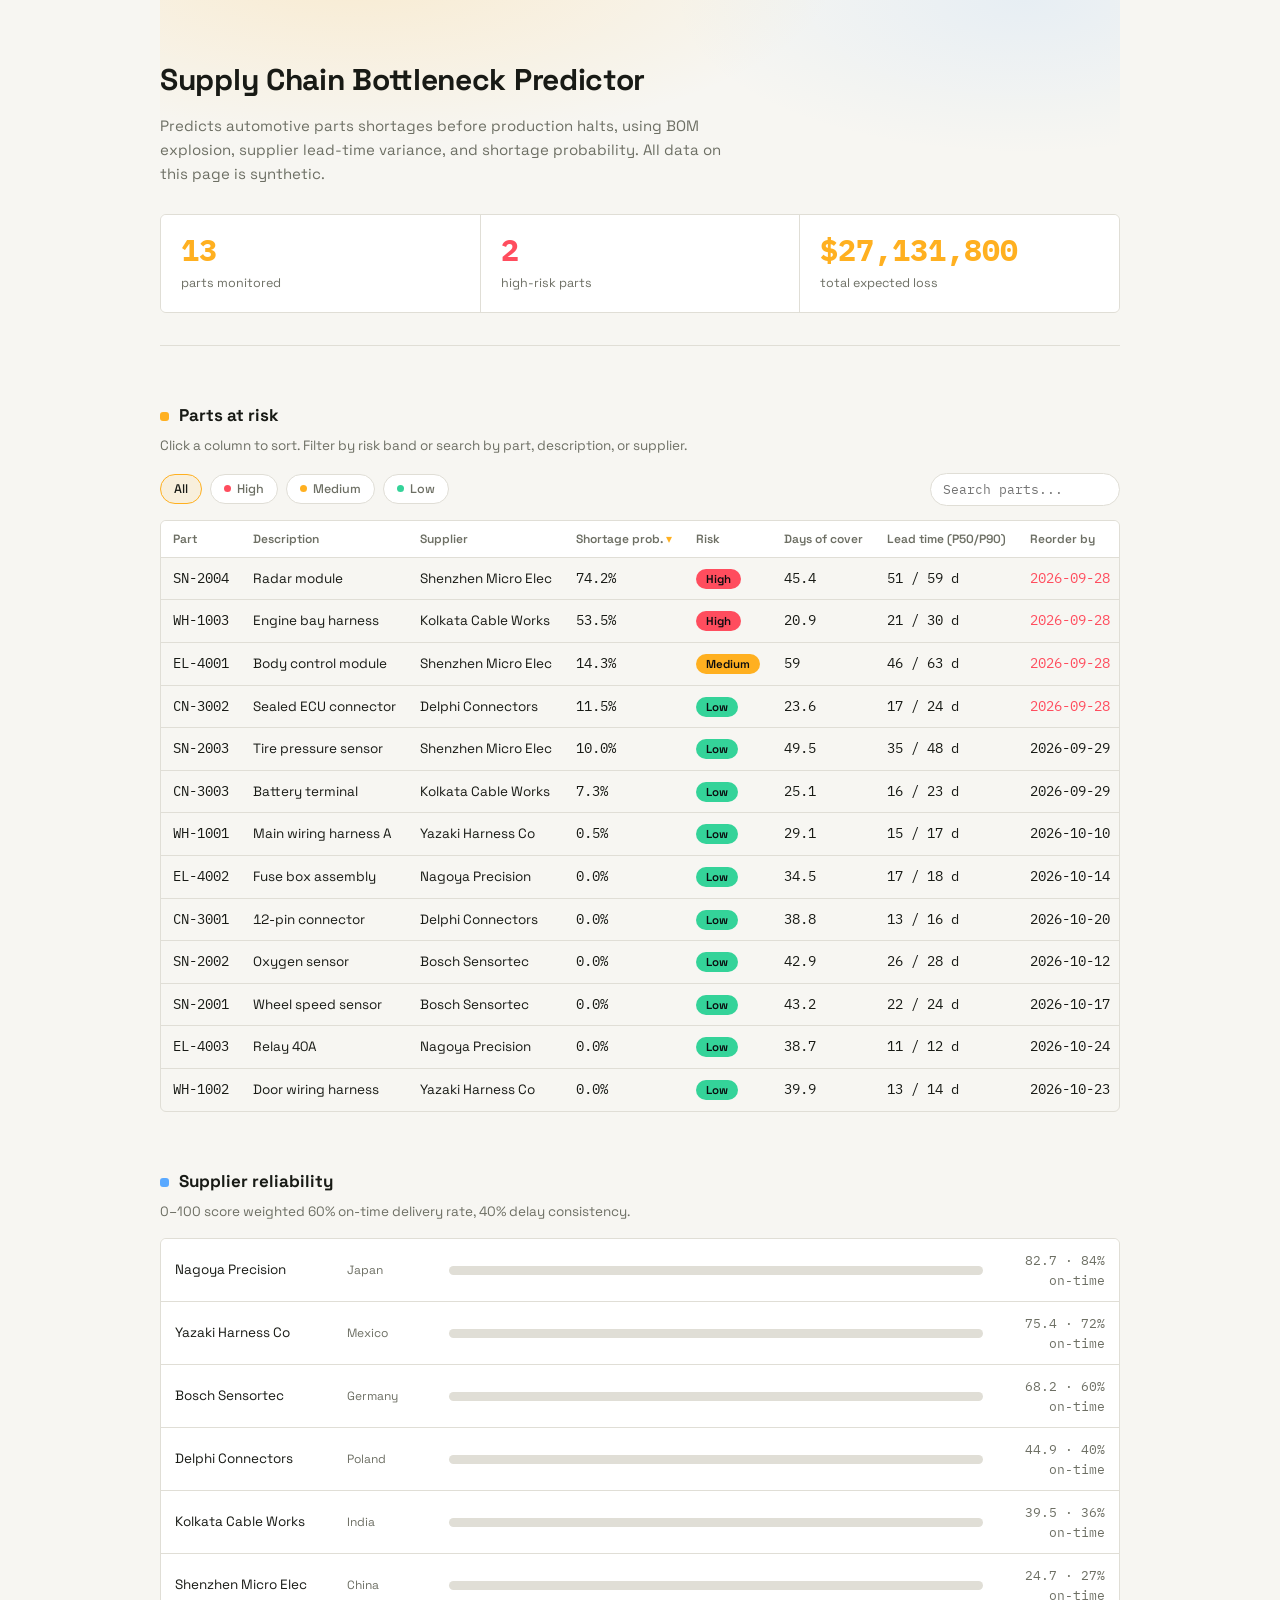
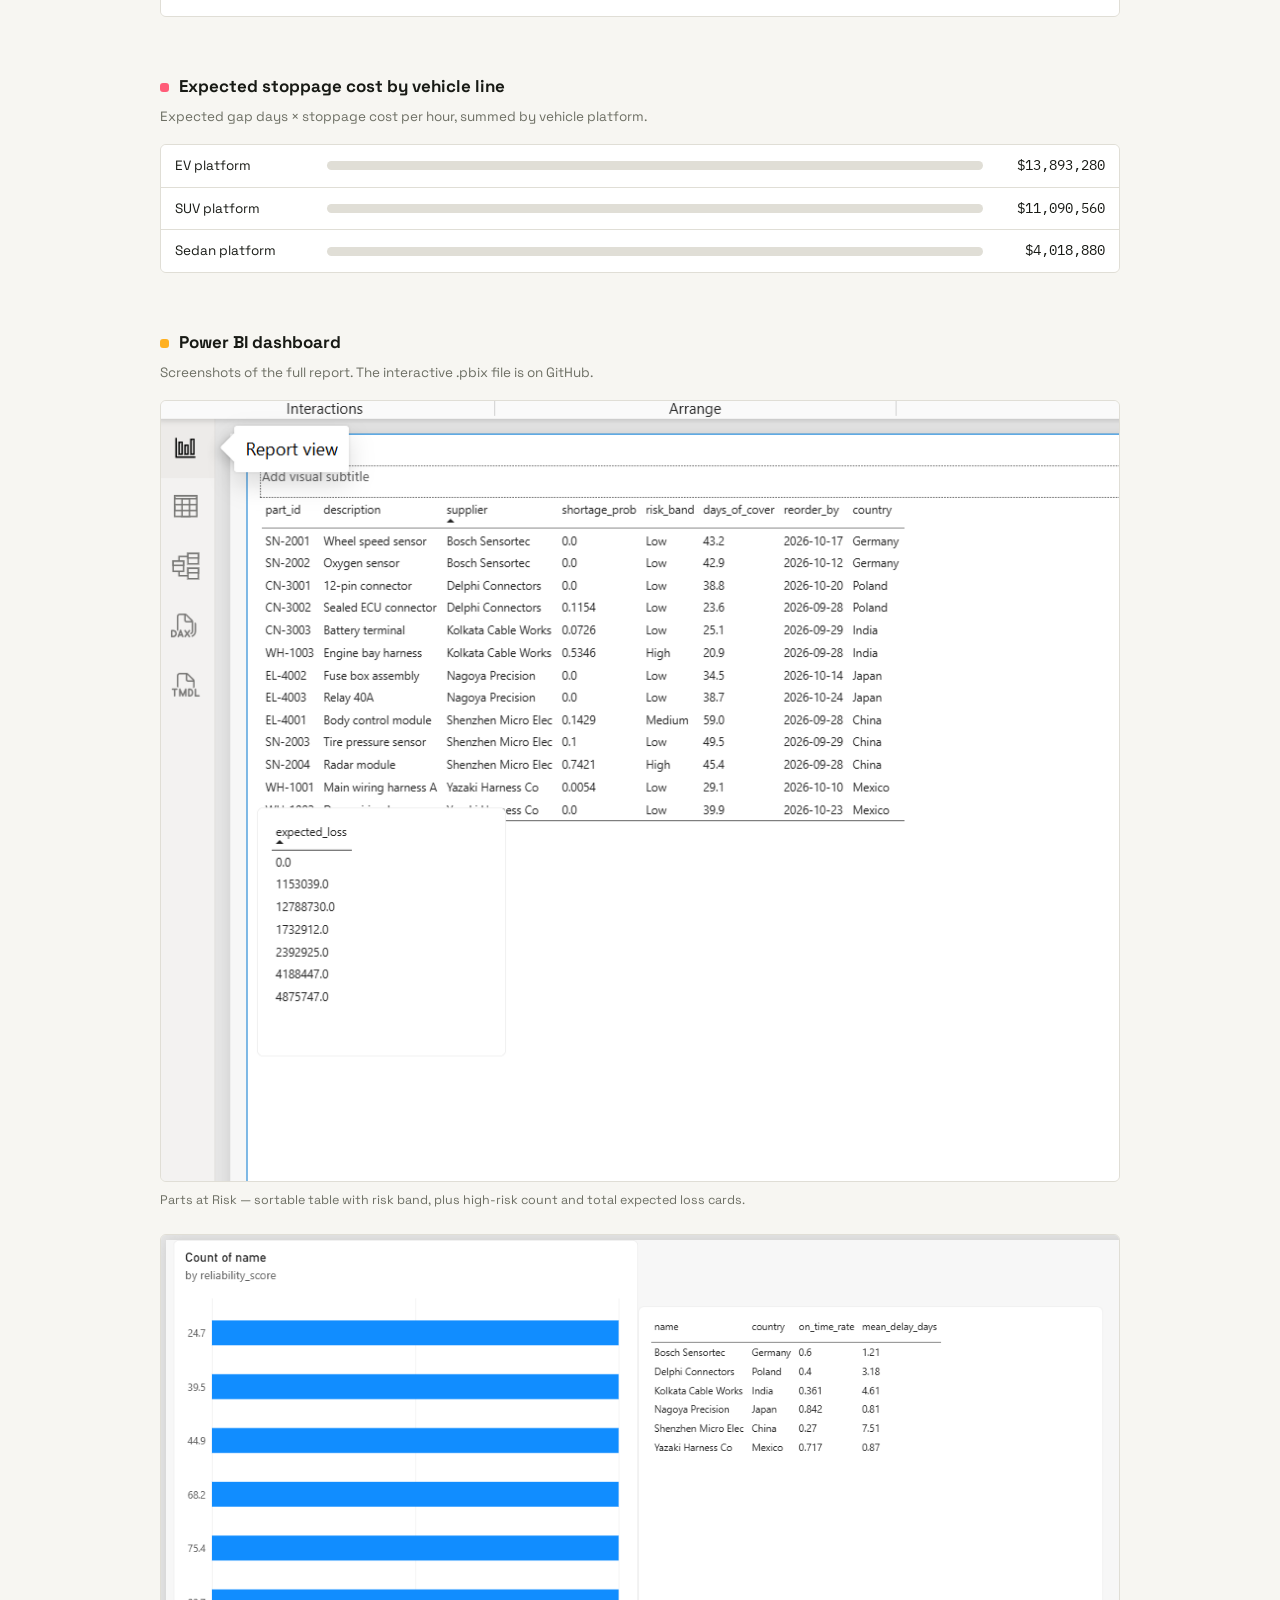
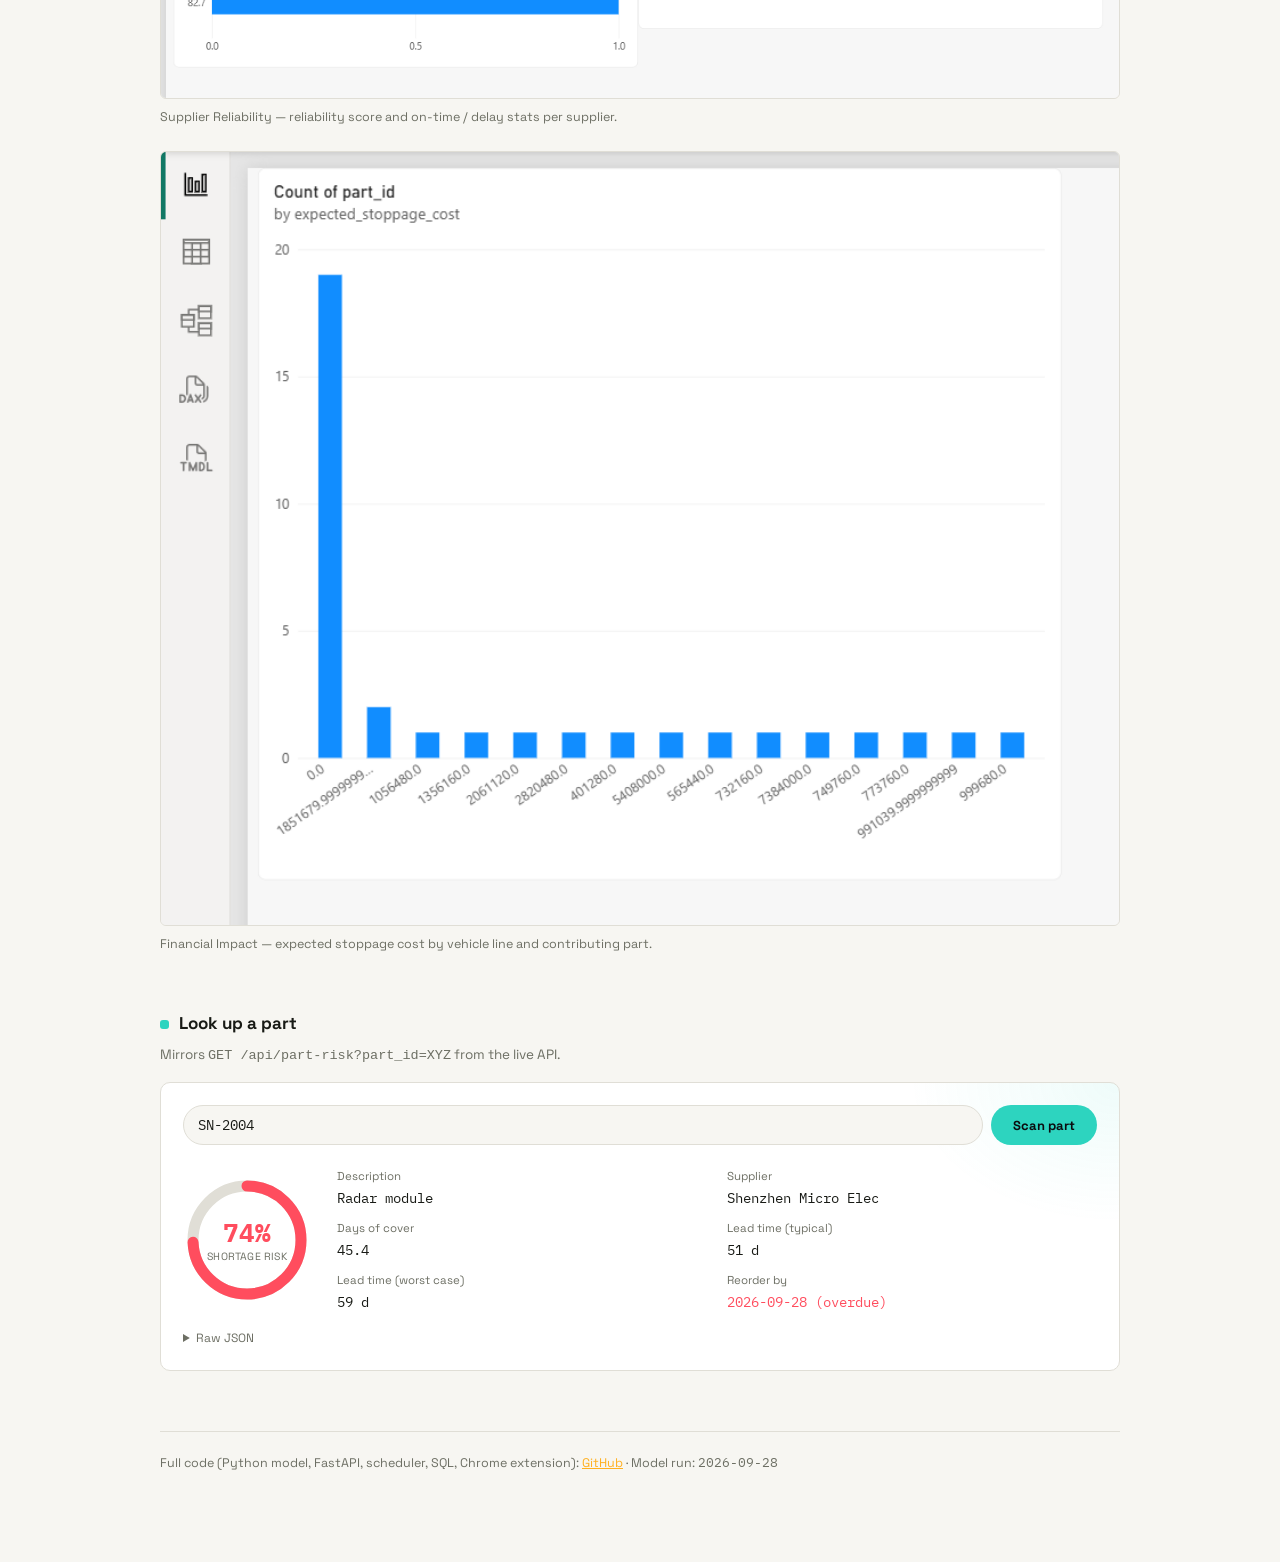
<file: demo-site/index.html>
<!doctype html>
<html lang="en"><head><meta charset="utf-8">
<meta name="viewport" content="width=device-width, initial-scale=1">
<title>Supply Chain Bottleneck Predictor</title>
<link rel="preconnect" href="https://fonts.gstatic.com" crossorigin>
<link href="https://fonts.googleapis.com/css2?family=Space+Grotesk:wght@500;700&family=IBM+Plex+Mono:wght@400;500;600&display=swap" rel="stylesheet">
<style>
:root{
  --bg:#101216; --panel:#171b22; --line:#282e38; --fg:#eef0f3; --mut:#8b93a1;
  --amber:#ffb020; --blue:#5aa9ff; --rose:#ff5c78; --cyan:#2dd4bf;
  --hi:#ff4d5e; --med:#ffb020; --lo:#34d399;
  --sans:'Space Grotesk',system-ui,Arial,sans-serif; --mono:'IBM Plex Mono',ui-monospace,Consolas,monospace;
}
@media (prefers-color-scheme:light){
  :root{ --bg:#f7f6f2; --panel:#fff; --line:#e0ded6; --fg:#181a15; --mut:#6d6f64; }
}
*{box-sizing:border-box}
body{margin:0;background:var(--bg);color:var(--fg);font:15px/1.6 var(--sans);
  padding-top:env(safe-area-inset-top,0px);padding-bottom:env(safe-area-inset-bottom,0px)}
main{max-width:1000px;margin:0 auto;padding:0 20px 90px}
a{color:var(--amber)}
:focus-visible{outline:2px solid var(--amber);outline-offset:2px}
@media (prefers-reduced-motion:reduce){*{transition:none!important;animation:none!important}}

.reveal{opacity:0;transform:translateY(10px);transition:opacity .5s ease,transform .5s ease}
.reveal.show{opacity:1;transform:none}

header.top{padding:56px 0 32px;background:radial-gradient(ellipse 700px 260px at 20% -10%,rgba(255,176,32,.16),transparent 70%),
  radial-gradient(ellipse 500px 220px at 90% 0%,rgba(90,169,255,.10),transparent 70%);border-bottom:1px solid var(--line)}
h1{font-size:30px;margin:0 0 10px;letter-spacing:-0.01em}
header.top p{color:var(--mut);max-width:58ch;margin:0}

.stats{display:flex;gap:0;border:1px solid var(--line);margin-top:28px;border-radius:6px;overflow:hidden}
.stat{flex:1;padding:18px 20px;border-right:1px solid var(--line);background:var(--panel)}
.stat:last-child{border-right:none}
.stat b{display:block;font:700 30px/1.1 var(--mono);margin-bottom:4px;color:var(--amber)}
.stat.warn b{color:var(--hi)}
.stat span{color:var(--mut);font-size:12.5px}

section{margin-top:56px}
.sec-head{display:flex;align-items:baseline;gap:10px;margin-bottom:4px}
.sec-dot{width:9px;height:9px;border-radius:3px;flex-shrink:0}
.sec-dot.amber{background:var(--amber)}.sec-dot.blue{background:var(--blue)}
.sec-dot.rose{background:var(--rose)}.sec-dot.cyan{background:var(--cyan)}
h2{font-size:17px;margin:0;font-weight:700}
.lede{color:var(--mut);font-size:13.5px;margin:6px 0 16px}

.controls{display:flex;flex-wrap:wrap;gap:8px;align-items:center;margin-bottom:14px}
.chip{font:500 12.5px var(--sans);padding:6px 13px;border:1px solid var(--line);background:var(--panel);color:var(--mut);
  border-radius:20px;cursor:pointer;transition:border-color .15s,color .15s}
.chip[aria-pressed="true"]{border-color:var(--amber);color:var(--fg);background:rgba(255,176,32,.1)}
.chip.dot::before{content:"";display:inline-block;width:7px;height:7px;border-radius:50%;margin-right:6px;vertical-align:1px}
.chip.High.dot::before{background:var(--hi)}.chip.Medium.dot::before{background:var(--med)}.chip.Low.dot::before{background:var(--lo)}
.search{margin-left:auto;font:13px var(--mono);padding:7px 12px;border:1px solid var(--line);background:var(--panel);
  color:var(--fg);border-radius:20px;min-width:190px}

.wrap{overflow-x:auto;border:1px solid var(--line);border-radius:6px}
table{width:100%;border-collapse:collapse;font-size:13.5px}
th,td{text-align:left;padding:10px 12px;white-space:nowrap;font-variant-numeric:tabular-nums}
th{color:var(--mut);font:600 12px var(--sans);border-bottom:1px solid var(--line);cursor:pointer;user-select:none;background:var(--panel)}
th:hover{color:var(--fg)}
th.sorted::after{content:" ▾";color:var(--amber)}
th.sorted.asc::after{content:" ▴"}
tbody tr{border-bottom:1px solid var(--line);transition:background .15s}
tbody tr:last-child{border-bottom:none}
tbody tr:hover{background:var(--panel)}
.mono{font-family:var(--mono)}
.pill{display:inline-flex;align-items:center;gap:6px;font:600 11.5px var(--sans);padding:3px 10px;border-radius:20px;color:#0b0c0f}
.pill.High{background:var(--hi);animation:pulse 2.2s ease-in-out infinite}
.pill.Medium{background:var(--med)}
.pill.Low{background:var(--lo)}
@keyframes pulse{0%,100%{box-shadow:0 0 0 0 rgba(255,77,94,.5)}50%{box-shadow:0 0 0 5px rgba(255,77,94,0)}}
.overdue{color:var(--hi)}

.bars{border:1px solid var(--line);border-radius:6px;overflow:hidden}
.barrow{display:flex;align-items:center;gap:12px;padding:11px 14px;border-bottom:1px solid var(--line);font-size:13.5px;background:var(--panel)}
.barrow:last-child{border-bottom:none}
.barrow .name{width:160px;flex-shrink:0}
.barrow .country{width:90px;flex-shrink:0;color:var(--mut);font-size:12px}
.barrow .track{flex:1;height:9px;background:var(--line);border-radius:5px;overflow:hidden}
.barrow .fill{height:100%;width:0;border-radius:5px;background:linear-gradient(90deg,var(--blue),#8fc4ff);transition:width 1s cubic-bezier(.2,.8,.2,1)}
.barrow .val{width:110px;text-align:right;font-family:var(--mono);color:var(--mut);font-size:12.5px}

.finrow{display:flex;align-items:center;gap:12px;padding:10px 14px;border-bottom:1px solid var(--line);font-size:13.5px;background:var(--panel)}
.finrow:last-child{border-bottom:none}
.finrow .name{width:140px;flex-shrink:0}
.finrow .track{flex:1;height:9px;background:var(--line);border-radius:5px;overflow:hidden}
.finrow .fill{height:100%;width:0;border-radius:5px;background:linear-gradient(90deg,var(--rose),#ff8fa3);transition:width 1s cubic-bezier(.2,.8,.2,1)}
.finrow .val{width:110px;text-align:right;font-family:var(--mono)}

.dash-img{width:100%;display:block;border:1px solid var(--line);border-radius:6px}
.dash-caption{margin:8px 0 24px;font-size:12.5px;color:var(--mut)}

.lookup{border:1px solid var(--line);border-radius:10px;padding:22px;background:var(--panel);
  background-image:radial-gradient(ellipse 300px 200px at 100% 0%,rgba(45,212,191,.08),transparent 70%)}
.lookup-row{display:flex;gap:8px;flex-wrap:wrap}
input#pid{flex:1;min-width:160px;font:14px var(--mono);padding:10px 14px;border:1px solid var(--line);
  background:var(--bg);color:var(--fg);border-radius:20px}
button#go{font:700 13px var(--sans);padding:10px 22px;border:0;border-radius:20px;
  background:var(--cyan);color:#0b0c0f;cursor:pointer;transition:filter .15s,transform .15s}
button#go:hover{filter:brightness(1.1)}
button#go:active{transform:scale(.97)}

.scan{display:none;gap:26px;align-items:center;margin-top:22px;flex-wrap:wrap}
.scan.show{display:flex}
.gauge-wrap{position:relative;width:128px;height:128px;flex-shrink:0}
.gauge{width:128px;height:128px;transform:rotate(-90deg)}
.gauge .track{fill:none;stroke:var(--line);stroke-width:11}
.gauge .fill{fill:none;stroke-width:11;stroke-linecap:round;stroke-dasharray:339.3;stroke-dashoffset:339.3;
  transition:stroke-dashoffset .8s cubic-bezier(.2,.8,.2,1),stroke .3s}
.gauge-label{position:absolute;inset:0;display:flex;flex-direction:column;align-items:center;justify-content:center}
.gauge-label b{font:700 26px var(--mono)}
.gauge-label span{font-size:10.5px;color:var(--mut);letter-spacing:.02em}
.scan-details{flex:1;min-width:220px;display:grid;grid-template-columns:1fr 1fr;gap:10px 20px}
.scan-details .k{color:var(--mut);font-size:11.5px;margin-bottom:2px}
.scan-details .v{font-family:var(--mono);font-size:13.5px}
.scan-details .v.full{grid-column:1/-1}
.scan-empty{color:var(--mut);font-size:13px;margin-top:14px}
details.raw{margin-top:16px}
details.raw summary{cursor:pointer;color:var(--mut);font-size:12px;user-select:none}
details.raw pre{margin-top:8px;background:var(--bg);border:1px solid var(--line);border-radius:6px;
  padding:12px;overflow-x:auto;font:12px/1.6 var(--mono)}

footer{margin-top:60px;padding-top:20px;border-top:1px solid var(--line);color:var(--mut);font-size:12.5px}
</style></head>
<body><main>

<header class="top reveal">
  <h1>Supply Chain Bottleneck Predictor</h1>
  <p>Predicts automotive parts shortages before production halts, using BOM explosion, supplier lead-time variance, and shortage probability. All data on this page is synthetic.</p>
  <div class="stats" id="kpis"></div>
</header>

<section class="reveal" id="parts-section">
  <div class="sec-head"><span class="sec-dot amber"></span><h2>Parts at risk</h2></div>
  <p class="lede">Click a column to sort. Filter by risk band or search by part, description, or supplier.</p>
  <div class="controls">
    <button class="chip" data-band="all" aria-pressed="true">All</button>
    <button class="chip dot High" data-band="High" aria-pressed="false">High</button>
    <button class="chip dot Medium" data-band="Medium" aria-pressed="false">Medium</button>
    <button class="chip dot Low" data-band="Low" aria-pressed="false">Low</button>
    <input class="search" id="search" type="text" placeholder="Search parts..." aria-label="Search parts">
  </div>
  <div class="wrap"><table id="parts">
    <thead><tr>
      <th data-key="part_id">Part</th><th data-key="description">Description</th><th data-key="supplier">Supplier</th>
      <th data-key="shortage_prob" class="sorted">Shortage prob.</th><th data-key="risk_band">Risk</th>
      <th data-key="days_of_cover">Days of cover</th><th>Lead time (P50/P90)</th><th data-key="reorder_by">Reorder by</th>
    </tr></thead>
    <tbody></tbody>
  </table></div>
</section>

<section class="reveal">
  <div class="sec-head"><span class="sec-dot blue"></span><h2>Supplier reliability</h2></div>
  <p class="lede">0–100 score weighted 60% on-time delivery rate, 40% delay consistency.</p>
  <div class="bars" id="sups"></div>
</section>

<section class="reveal">
  <div class="sec-head"><span class="sec-dot rose"></span><h2>Expected stoppage cost by vehicle line</h2></div>
  <p class="lede">Expected gap days × stoppage cost per hour, summed by vehicle platform.</p>
  <div class="bars" id="lines"></div>
</section>

<section class="reveal">
  <div class="sec-head"><span class="sec-dot amber"></span><h2>Power BI dashboard</h2></div>
  <p class="lede">Screenshots of the full report. The interactive .pbix file is on GitHub.</p>
  <img class="dash-img" src="screenshots/parts-at-risk.png" alt="Power BI: Parts at Risk page, showing shortage probability and risk band per part">
  <p class="dash-caption">Parts at Risk — sortable table with risk band, plus high-risk count and total expected loss cards.</p>
  <img class="dash-img" src="screenshots/suppliers.png" alt="Power BI: Supplier Reliability page, showing reliability score by supplier">
  <p class="dash-caption">Supplier Reliability — reliability score and on-time / delay stats per supplier.</p>
  <img class="dash-img" src="screenshots/financial-impact.png" alt="Power BI: Financial Impact page, showing expected stoppage cost by vehicle line">
  <p class="dash-caption">Financial Impact — expected stoppage cost by vehicle line and contributing part.</p>
</section>

<section class="reveal">
  <div class="sec-head"><span class="sec-dot cyan"></span><h2>Look up a part</h2></div>
  <p class="lede">Mirrors <code>GET /api/part-risk?part_id=XYZ</code> from the live API.</p>
  <div class="lookup">
    <div class="lookup-row">
      <input id="pid" type="text" list="part-ids" value="SN-2004" autocomplete="off" aria-label="Part ID">
      <datalist id="part-ids"></datalist>
      <button id="go" type="button">Scan part</button>
    </div>
    <p class="scan-empty" id="scanEmpty"></p>
    <div class="scan" id="scan">
      <div class="gauge-wrap">
        <svg class="gauge" viewBox="0 0 128 128">
          <circle class="track" cx="64" cy="64" r="54"/>
          <circle class="fill" id="gaugeFill" cx="64" cy="64" r="54"/>
        </svg>
        <div class="gauge-label"><b id="gaugePct">—</b><span>SHORTAGE RISK</span></div>
      </div>
      <div class="scan-details" id="scanDetails"></div>
    </div>
    <details class="raw"><summary>Raw JSON</summary><pre id="out"></pre></details>
  </div>
</section>

<footer>Full code (Python model, FastAPI, scheduler, SQL, Chrome extension): <a href="https://github.com/luvrajora/supply-chain-risk-predictor">GitHub</a> · Model run: <span id="rd" class="mono"></span></footer>
</main>
<script>
const D = {"run_date": "2026-09-28", "parts": [{"part_id": "SN-2004", "description": "Radar module", "supplier": "Shenzhen Micro Elec", "shortage_prob": 0.742, "risk_band": "High", "days_of_cover": 45.4, "lead_p50": 51.0, "lead_p90": 58.6, "reorder_by": "2026-09-28", "expected_loss": 12788730.0}, {"part_id": "WH-1003", "description": "Engine bay harness", "supplier": "Kolkata Cable Works", "shortage_prob": 0.535, "risk_band": "High", "days_of_cover": 20.9, "lead_p50": 21.0, "lead_p90": 30.2, "reorder_by": "2026-09-28", "expected_loss": 4875747.0}, {"part_id": "EL-4001", "description": "Body control module", "supplier": "Shenzhen Micro Elec", "shortage_prob": 0.143, "risk_band": "Medium", "days_of_cover": 59.0, "lead_p50": 45.5, "lead_p90": 62.5, "reorder_by": "2026-09-28", "expected_loss": 4188447.0}, {"part_id": "CN-3002", "description": "Sealed ECU connector", "supplier": "Delphi Connectors", "shortage_prob": 0.115, "risk_band": "Low", "days_of_cover": 23.6, "lead_p50": 16.5, "lead_p90": 24.0, "reorder_by": "2026-09-28", "expected_loss": 2392925.0}, {"part_id": "SN-2003", "description": "Tire pressure sensor", "supplier": "Shenzhen Micro Elec", "shortage_prob": 0.1, "risk_band": "Low", "days_of_cover": 49.5, "lead_p50": 35.0, "lead_p90": 47.6, "reorder_by": "2026-09-29", "expected_loss": 1732912.0}, {"part_id": "CN-3003", "description": "Battery terminal", "supplier": "Kolkata Cable Works", "shortage_prob": 0.073, "risk_band": "Low", "days_of_cover": 25.1, "lead_p50": 16.0, "lead_p90": 23.1, "reorder_by": "2026-09-29", "expected_loss": 1153039.0}, {"part_id": "WH-1001", "description": "Main wiring harness A", "supplier": "Yazaki Harness Co", "shortage_prob": 0.005, "risk_band": "Low", "days_of_cover": 29.1, "lead_p50": 15.0, "lead_p90": 17.0, "reorder_by": "2026-10-10", "expected_loss": 0.0}, {"part_id": "EL-4002", "description": "Fuse box assembly", "supplier": "Nagoya Precision", "shortage_prob": 0.0, "risk_band": "Low", "days_of_cover": 34.5, "lead_p50": 17.0, "lead_p90": 18.0, "reorder_by": "2026-10-14", "expected_loss": 0.0}, {"part_id": "CN-3001", "description": "12-pin connector", "supplier": "Delphi Connectors", "shortage_prob": 0.0, "risk_band": "Low", "days_of_cover": 38.8, "lead_p50": 12.5, "lead_p90": 16.1, "reorder_by": "2026-10-20", "expected_loss": 0.0}, {"part_id": "SN-2002", "description": "Oxygen sensor", "supplier": "Bosch Sensortec", "shortage_prob": 0.0, "risk_band": "Low", "days_of_cover": 42.9, "lead_p50": 26.0, "lead_p90": 28.0, "reorder_by": "2026-10-12", "expected_loss": 0.0}, {"part_id": "SN-2001", "description": "Wheel speed sensor", "supplier": "Bosch Sensortec", "shortage_prob": 0.0, "risk_band": "Low", "days_of_cover": 43.2, "lead_p50": 22.0, "lead_p90": 24.1, "reorder_by": "2026-10-17", "expected_loss": 0.0}, {"part_id": "EL-4003", "description": "Relay 40A", "supplier": "Nagoya Precision", "shortage_prob": 0.0, "risk_band": "Low", "days_of_cover": 38.7, "lead_p50": 11.0, "lead_p90": 12.0, "reorder_by": "2026-10-24", "expected_loss": 0.0}, {"part_id": "WH-1002", "description": "Door wiring harness", "supplier": "Yazaki Harness Co", "shortage_prob": 0.0, "risk_band": "Low", "days_of_cover": 39.9, "lead_p50": 13.0, "lead_p90": 14.1, "reorder_by": "2026-10-23", "expected_loss": 0.0}], "suppliers": [{"name": "Shenzhen Micro Elec", "country": "China", "on_time_rate": 0.27, "mean_delay_days": 7.51, "reliability_score": 24.7}, {"name": "Kolkata Cable Works", "country": "India", "on_time_rate": 0.361, "mean_delay_days": 4.61, "reliability_score": 39.5}, {"name": "Delphi Connectors", "country": "Poland", "on_time_rate": 0.4, "mean_delay_days": 3.18, "reliability_score": 44.9}, {"name": "Bosch Sensortec", "country": "Germany", "on_time_rate": 0.6, "mean_delay_days": 1.21, "reliability_score": 68.2}, {"name": "Yazaki Harness Co", "country": "Mexico", "on_time_rate": 0.717, "mean_delay_days": 0.87, "reliability_score": 75.4}, {"name": "Nagoya Precision", "country": "Japan", "on_time_rate": 0.842, "mean_delay_days": 0.81, "reliability_score": 82.7}], "lines": [{"line_name": "EV platform", "expected_stoppage_cost": 13893280.0}, {"line_name": "SUV platform", "expected_stoppage_cost": 11090560.0}, {"line_name": "Sedan platform", "expected_stoppage_cost": 4018880.0}]};
const $ = (id) => document.getElementById(id);
const fmt = (n) => "$" + Math.round(n).toLocaleString("en-US");
const RISK_COLOR = {High:"#ff4d5e", Medium:"#ffb020", Low:"#34d399"};

$("rd").textContent = D.run_date;

// Count-up KPI numbers
function countUp(el, to, prefix="", suffix="", duration=800) {
  const start = performance.now();
  function tick(now) {
    const p = Math.min(1, (now - start) / duration);
    const eased = 1 - Math.pow(1 - p, 3);
    el.textContent = prefix + Math.round(to * eased).toLocaleString("en-US") + suffix;
    if (p < 1) requestAnimationFrame(tick);
  }
  requestAnimationFrame(tick);
}

const high = D.parts.filter(p => p.risk_band === "High").length;
const totalLoss = D.parts.reduce((s,p) => s + p.expected_loss, 0);
$("kpis").innerHTML =
  `<div class="stat"><b id="kpi1">0</b><span>parts monitored</span></div>
   <div class="stat warn"><b id="kpi2">0</b><span>high-risk parts</span></div>
   <div class="stat"><b id="kpi3">$0</b><span>total expected loss</span></div>`;
countUp($("kpi1"), D.parts.length);
countUp($("kpi2"), high);
countUp($("kpi3"), totalLoss, "$");

// ---- Parts table: filter + search + sort ----
let band = "all", query = "", sortKey = "shortage_prob", sortAsc = false;

function rowsToShow() {
  return D.parts
    .filter(p => band === "all" || p.risk_band === band)
    .filter(p => !query || (p.part_id + p.description + p.supplier).toLowerCase().includes(query))
    .sort((a, b) => {
      const va = a[sortKey], vb = b[sortKey];
      const cmp = typeof va === "string" ? va.localeCompare(vb) : va - vb;
      return sortAsc ? cmp : -cmp;
    });
}

function renderParts() {
  const rows = rowsToShow();
  $("parts").querySelector("tbody").innerHTML = rows.length ? rows.map(p => `
    <tr>
      <td class="mono">${p.part_id}</td><td>${p.description}</td><td>${p.supplier}</td>
      <td class="mono">${(p.shortage_prob*100).toFixed(1)}%</td>
      <td><span class="pill ${p.risk_band}">${p.risk_band}</span></td>
      <td class="mono">${p.days_of_cover}</td>
      <td class="mono">${Math.round(p.lead_p50)} / ${Math.round(p.lead_p90)} d</td>
      <td class="mono ${p.reorder_by <= D.run_date ? "overdue" : ""}">${p.reorder_by}</td>
    </tr>`).join("")
    : `<tr><td colspan="8" style="color:var(--mut);padding:20px 12px">No parts match this filter.</td></tr>`;
}

document.querySelectorAll(".chip[data-band]").forEach(btn => btn.addEventListener("click", () => {
  document.querySelectorAll(".chip[data-band]").forEach(b => b.setAttribute("aria-pressed", "false"));
  btn.setAttribute("aria-pressed", "true");
  band = btn.dataset.band;
  renderParts();
}));
$("search").addEventListener("input", (e) => { query = e.target.value.trim().toLowerCase(); renderParts(); });
document.querySelectorAll("#parts th[data-key]").forEach(th => th.addEventListener("click", () => {
  const key = th.dataset.key;
  sortAsc = (sortKey === key) ? !sortAsc : false;
  sortKey = key;
  document.querySelectorAll("#parts th").forEach(t => t.classList.remove("sorted", "asc"));
  th.classList.add("sorted"); if (sortAsc) th.classList.add("asc");
  renderParts();
}));
renderParts();

// ---- Supplier bars ----
const maxScore = Math.max(...D.suppliers.map(s => s.reliability_score), 1);
$("sups").innerHTML = D.suppliers.slice().sort((a,b) => b.reliability_score - a.reliability_score).map(s => `
  <div class="barrow">
    <span class="name">${s.name}</span><span class="country">${s.country}</span>
    <span class="track"><span class="fill" data-w="${(s.reliability_score/maxScore*100).toFixed(0)}"></span></span>
    <span class="val">${s.reliability_score} · ${Math.round(s.on_time_rate*100)}% on-time</span>
  </div>`).join("");

// ---- Financial impact ----
const maxCost = Math.max(...D.lines.map(l => l.expected_stoppage_cost), 1);
$("lines").innerHTML = D.lines.slice().sort((a,b) => b.expected_stoppage_cost - a.expected_stoppage_cost).map(l => `
  <div class="finrow">
    <span class="name">${l.line_name}</span>
    <span class="track"><span class="fill" data-w="${(l.expected_stoppage_cost/maxCost*100).toFixed(0)}"></span></span>
    <span class="val">${fmt(l.expected_stoppage_cost)}</span>
  </div>`).join("");

// ---- Lookup / gauge ----
$("part-ids").innerHTML = D.parts.map(p => `<option value="${p.part_id}">`).join("");
const CIRC = 2 * Math.PI * 54; // 339.3

function lookup() {
  const id = $("pid").value.trim().toUpperCase().replace(/[\s_]/g, "-");
  const p = D.parts.find(x => x.part_id === id);
  $("out").textContent = p
    ? JSON.stringify({part_id:p.part_id, supplier:p.supplier, shortage_probability:p.shortage_prob, risk_band:p.risk_band,
        recommended_reorder_date:p.reorder_by, days_of_cover:p.days_of_cover,
        estimated_lead_time_days:{typical:p.lead_p50, worst_case_p90:p.lead_p90}}, null, 2)
    : JSON.stringify({detail: `No risk score for part '${id}'`}, null, 2);

  if (!p) {
    $("scan").classList.remove("show");
    $("scanEmpty").textContent = `No risk score for '${id}'.`;
    return;
  }
  $("scanEmpty").textContent = "";
  $("scan").classList.add("show");
  const color = RISK_COLOR[p.risk_band];
  const pct = p.shortage_prob;
  $("gaugeFill").style.stroke = color;
  $("gaugeFill").style.strokeDashoffset = CIRC * (1 - pct);
  $("gaugePct").textContent = Math.round(pct * 100) + "%";
  $("gaugePct").style.color = color;
  $("scanDetails").innerHTML = `
    <div><div class="k">Description</div><div class="v full">${p.description}</div></div>
    <div><div class="k">Supplier</div><div class="v">${p.supplier}</div></div>
    <div><div class="k">Days of cover</div><div class="v">${p.days_of_cover}</div></div>
    <div><div class="k">Lead time (typical)</div><div class="v">${Math.round(p.lead_p50)} d</div></div>
    <div><div class="k">Lead time (worst case)</div><div class="v">${Math.round(p.lead_p90)} d</div></div>
    <div><div class="k">Reorder by</div><div class="v ${p.reorder_by <= D.run_date ? "overdue" : ""}">${p.reorder_by}${p.reorder_by <= D.run_date ? " (overdue)" : ""}</div></div>`;
}
$("go").addEventListener("click", lookup);
$("pid").addEventListener("keydown", (e) => { if (e.key === "Enter") lookup(); });

// Staggered reveal + animate bar fills once visible
window.addEventListener("load", () => {
  document.querySelectorAll(".reveal").forEach((el, i) => setTimeout(() => el.classList.add("show"), i * 90));
  setTimeout(() => document.querySelectorAll(".barrow .fill, .finrow .fill").forEach(f => f.style.width = f.dataset.w + "%"), 500);
  lookup();
});
</script></body></html>
</file>
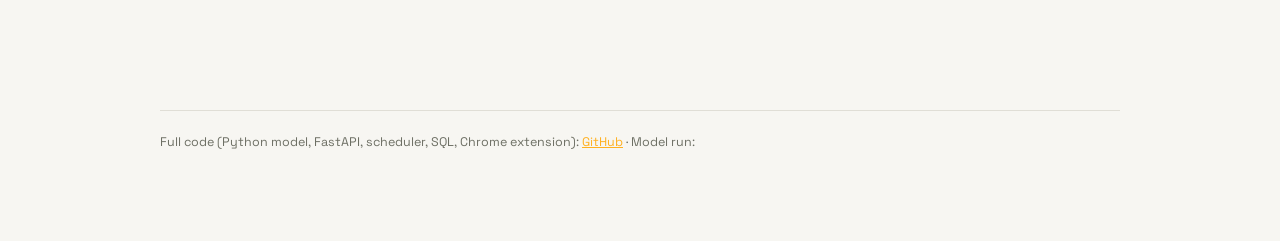
<file: demo-site/template.html>
<!doctype html>
<html lang="en"><head><meta charset="utf-8">
<meta name="viewport" content="width=device-width, initial-scale=1">
<title>Supply Chain Bottleneck Predictor</title>
<link rel="preconnect" href="https://fonts.gstatic.com" crossorigin>
<link href="https://fonts.googleapis.com/css2?family=Space+Grotesk:wght@500;700&family=IBM+Plex+Mono:wght@400;500;600&display=swap" rel="stylesheet">
<style>
:root{
  --bg:#101216; --panel:#171b22; --line:#282e38; --fg:#eef0f3; --mut:#8b93a1;
  --amber:#ffb020; --blue:#5aa9ff; --rose:#ff5c78; --cyan:#2dd4bf;
  --hi:#ff4d5e; --med:#ffb020; --lo:#34d399;
  --sans:'Space Grotesk',system-ui,Arial,sans-serif; --mono:'IBM Plex Mono',ui-monospace,Consolas,monospace;
}
@media (prefers-color-scheme:light){
  :root{ --bg:#f7f6f2; --panel:#fff; --line:#e0ded6; --fg:#181a15; --mut:#6d6f64; }
}
*{box-sizing:border-box}
body{margin:0;background:var(--bg);color:var(--fg);font:15px/1.6 var(--sans);
  padding-top:env(safe-area-inset-top,0px);padding-bottom:env(safe-area-inset-bottom,0px)}
main{max-width:1000px;margin:0 auto;padding:0 20px 90px}
a{color:var(--amber)}
:focus-visible{outline:2px solid var(--amber);outline-offset:2px}
@media (prefers-reduced-motion:reduce){*{transition:none!important;animation:none!important}}

.reveal{opacity:0;transform:translateY(10px);transition:opacity .5s ease,transform .5s ease}
.reveal.show{opacity:1;transform:none}

header.top{padding:56px 0 32px;background:radial-gradient(ellipse 700px 260px at 20% -10%,rgba(255,176,32,.16),transparent 70%),
  radial-gradient(ellipse 500px 220px at 90% 0%,rgba(90,169,255,.10),transparent 70%);border-bottom:1px solid var(--line)}
h1{font-size:30px;margin:0 0 10px;letter-spacing:-0.01em}
header.top p{color:var(--mut);max-width:58ch;margin:0}

.stats{display:flex;gap:0;border:1px solid var(--line);margin-top:28px;border-radius:6px;overflow:hidden}
.stat{flex:1;padding:18px 20px;border-right:1px solid var(--line);background:var(--panel)}
.stat:last-child{border-right:none}
.stat b{display:block;font:700 30px/1.1 var(--mono);margin-bottom:4px;color:var(--amber)}
.stat.warn b{color:var(--hi)}
.stat span{color:var(--mut);font-size:12.5px}

section{margin-top:56px}
.sec-head{display:flex;align-items:baseline;gap:10px;margin-bottom:4px}
.sec-dot{width:9px;height:9px;border-radius:3px;flex-shrink:0}
.sec-dot.amber{background:var(--amber)}.sec-dot.blue{background:var(--blue)}
.sec-dot.rose{background:var(--rose)}.sec-dot.cyan{background:var(--cyan)}
h2{font-size:17px;margin:0;font-weight:700}
.lede{color:var(--mut);font-size:13.5px;margin:6px 0 16px}

.controls{display:flex;flex-wrap:wrap;gap:8px;align-items:center;margin-bottom:14px}
.chip{font:500 12.5px var(--sans);padding:6px 13px;border:1px solid var(--line);background:var(--panel);color:var(--mut);
  border-radius:20px;cursor:pointer;transition:border-color .15s,color .15s}
.chip[aria-pressed="true"]{border-color:var(--amber);color:var(--fg);background:rgba(255,176,32,.1)}
.chip.dot::before{content:"";display:inline-block;width:7px;height:7px;border-radius:50%;margin-right:6px;vertical-align:1px}
.chip.High.dot::before{background:var(--hi)}.chip.Medium.dot::before{background:var(--med)}.chip.Low.dot::before{background:var(--lo)}
.search{margin-left:auto;font:13px var(--mono);padding:7px 12px;border:1px solid var(--line);background:var(--panel);
  color:var(--fg);border-radius:20px;min-width:190px}

.wrap{overflow-x:auto;border:1px solid var(--line);border-radius:6px}
table{width:100%;border-collapse:collapse;font-size:13.5px}
th,td{text-align:left;padding:10px 12px;white-space:nowrap;font-variant-numeric:tabular-nums}
th{color:var(--mut);font:600 12px var(--sans);border-bottom:1px solid var(--line);cursor:pointer;user-select:none;background:var(--panel)}
th:hover{color:var(--fg)}
th.sorted::after{content:" ▾";color:var(--amber)}
th.sorted.asc::after{content:" ▴"}
tbody tr{border-bottom:1px solid var(--line);transition:background .15s}
tbody tr:last-child{border-bottom:none}
tbody tr:hover{background:var(--panel)}
.mono{font-family:var(--mono)}
.pill{display:inline-flex;align-items:center;gap:6px;font:600 11.5px var(--sans);padding:3px 10px;border-radius:20px;color:#0b0c0f}
.pill.High{background:var(--hi);animation:pulse 2.2s ease-in-out infinite}
.pill.Medium{background:var(--med)}
.pill.Low{background:var(--lo)}
@keyframes pulse{0%,100%{box-shadow:0 0 0 0 rgba(255,77,94,.5)}50%{box-shadow:0 0 0 5px rgba(255,77,94,0)}}
.overdue{color:var(--hi)}

.bars{border:1px solid var(--line);border-radius:6px;overflow:hidden}
.barrow{display:flex;align-items:center;gap:12px;padding:11px 14px;border-bottom:1px solid var(--line);font-size:13.5px;background:var(--panel)}
.barrow:last-child{border-bottom:none}
.barrow .name{width:160px;flex-shrink:0}
.barrow .country{width:90px;flex-shrink:0;color:var(--mut);font-size:12px}
.barrow .track{flex:1;height:9px;background:var(--line);border-radius:5px;overflow:hidden}
.barrow .fill{height:100%;width:0;border-radius:5px;background:linear-gradient(90deg,var(--blue),#8fc4ff);transition:width 1s cubic-bezier(.2,.8,.2,1)}
.barrow .val{width:110px;text-align:right;font-family:var(--mono);color:var(--mut);font-size:12.5px}

.finrow{display:flex;align-items:center;gap:12px;padding:10px 14px;border-bottom:1px solid var(--line);font-size:13.5px;background:var(--panel)}
.finrow:last-child{border-bottom:none}
.finrow .name{width:140px;flex-shrink:0}
.finrow .track{flex:1;height:9px;background:var(--line);border-radius:5px;overflow:hidden}
.finrow .fill{height:100%;width:0;border-radius:5px;background:linear-gradient(90deg,var(--rose),#ff8fa3);transition:width 1s cubic-bezier(.2,.8,.2,1)}
.finrow .val{width:110px;text-align:right;font-family:var(--mono)}

.dash-img{width:100%;display:block;border:1px solid var(--line);border-radius:6px}
.dash-caption{margin:8px 0 24px;font-size:12.5px;color:var(--mut)}

.lookup{border:1px solid var(--line);border-radius:10px;padding:22px;background:var(--panel);
  background-image:radial-gradient(ellipse 300px 200px at 100% 0%,rgba(45,212,191,.08),transparent 70%)}
.lookup-row{display:flex;gap:8px;flex-wrap:wrap}
input#pid{flex:1;min-width:160px;font:14px var(--mono);padding:10px 14px;border:1px solid var(--line);
  background:var(--bg);color:var(--fg);border-radius:20px}
button#go{font:700 13px var(--sans);padding:10px 22px;border:0;border-radius:20px;
  background:var(--cyan);color:#0b0c0f;cursor:pointer;transition:filter .15s,transform .15s}
button#go:hover{filter:brightness(1.1)}
button#go:active{transform:scale(.97)}

.scan{display:none;gap:26px;align-items:center;margin-top:22px;flex-wrap:wrap}
.scan.show{display:flex}
.gauge-wrap{position:relative;width:128px;height:128px;flex-shrink:0}
.gauge{width:128px;height:128px;transform:rotate(-90deg)}
.gauge .track{fill:none;stroke:var(--line);stroke-width:11}
.gauge .fill{fill:none;stroke-width:11;stroke-linecap:round;stroke-dasharray:339.3;stroke-dashoffset:339.3;
  transition:stroke-dashoffset .8s cubic-bezier(.2,.8,.2,1),stroke .3s}
.gauge-label{position:absolute;inset:0;display:flex;flex-direction:column;align-items:center;justify-content:center}
.gauge-label b{font:700 26px var(--mono)}
.gauge-label span{font-size:10.5px;color:var(--mut);letter-spacing:.02em}
.scan-details{flex:1;min-width:220px;display:grid;grid-template-columns:1fr 1fr;gap:10px 20px}
.scan-details .k{color:var(--mut);font-size:11.5px;margin-bottom:2px}
.scan-details .v{font-family:var(--mono);font-size:13.5px}
.scan-details .v.full{grid-column:1/-1}
.scan-empty{color:var(--mut);font-size:13px;margin-top:14px}
details.raw{margin-top:16px}
details.raw summary{cursor:pointer;color:var(--mut);font-size:12px;user-select:none}
details.raw pre{margin-top:8px;background:var(--bg);border:1px solid var(--line);border-radius:6px;
  padding:12px;overflow-x:auto;font:12px/1.6 var(--mono)}

footer{margin-top:60px;padding-top:20px;border-top:1px solid var(--line);color:var(--mut);font-size:12.5px}
</style></head>
<body><main>

<header class="top reveal">
  <h1>Supply Chain Bottleneck Predictor</h1>
  <p>Predicts automotive parts shortages before production halts, using BOM explosion, supplier lead-time variance, and shortage probability. All data on this page is synthetic.</p>
  <div class="stats" id="kpis"></div>
</header>

<section class="reveal" id="parts-section">
  <div class="sec-head"><span class="sec-dot amber"></span><h2>Parts at risk</h2></div>
  <p class="lede">Click a column to sort. Filter by risk band or search by part, description, or supplier.</p>
  <div class="controls">
    <button class="chip" data-band="all" aria-pressed="true">All</button>
    <button class="chip dot High" data-band="High" aria-pressed="false">High</button>
    <button class="chip dot Medium" data-band="Medium" aria-pressed="false">Medium</button>
    <button class="chip dot Low" data-band="Low" aria-pressed="false">Low</button>
    <input class="search" id="search" type="text" placeholder="Search parts..." aria-label="Search parts">
  </div>
  <div class="wrap"><table id="parts">
    <thead><tr>
      <th data-key="part_id">Part</th><th data-key="description">Description</th><th data-key="supplier">Supplier</th>
      <th data-key="shortage_prob" class="sorted">Shortage prob.</th><th data-key="risk_band">Risk</th>
      <th data-key="days_of_cover">Days of cover</th><th>Lead time (P50/P90)</th><th data-key="reorder_by">Reorder by</th>
    </tr></thead>
    <tbody></tbody>
  </table></div>
</section>

<section class="reveal">
  <div class="sec-head"><span class="sec-dot blue"></span><h2>Supplier reliability</h2></div>
  <p class="lede">0–100 score weighted 60% on-time delivery rate, 40% delay consistency.</p>
  <div class="bars" id="sups"></div>
</section>

<section class="reveal">
  <div class="sec-head"><span class="sec-dot rose"></span><h2>Expected stoppage cost by vehicle line</h2></div>
  <p class="lede">Expected gap days × stoppage cost per hour, summed by vehicle platform.</p>
  <div class="bars" id="lines"></div>
</section>

<section class="reveal">
  <div class="sec-head"><span class="sec-dot amber"></span><h2>Power BI dashboard</h2></div>
  <p class="lede">Screenshots of the full report. The interactive .pbix file is on GitHub.</p>
  <img class="dash-img" src="screenshots/parts-at-risk.png" alt="Power BI: Parts at Risk page, showing shortage probability and risk band per part">
  <p class="dash-caption">Parts at Risk — sortable table with risk band, plus high-risk count and total expected loss cards.</p>
  <img class="dash-img" src="screenshots/suppliers.png" alt="Power BI: Supplier Reliability page, showing reliability score by supplier">
  <p class="dash-caption">Supplier Reliability — reliability score and on-time / delay stats per supplier.</p>
  <img class="dash-img" src="screenshots/financial-impact.png" alt="Power BI: Financial Impact page, showing expected stoppage cost by vehicle line">
  <p class="dash-caption">Financial Impact — expected stoppage cost by vehicle line and contributing part.</p>
</section>

<section class="reveal">
  <div class="sec-head"><span class="sec-dot cyan"></span><h2>Look up a part</h2></div>
  <p class="lede">Mirrors <code>GET /api/part-risk?part_id=XYZ</code> from the live API.</p>
  <div class="lookup">
    <div class="lookup-row">
      <input id="pid" type="text" list="part-ids" value="SN-2004" autocomplete="off" aria-label="Part ID">
      <datalist id="part-ids"></datalist>
      <button id="go" type="button">Scan part</button>
    </div>
    <p class="scan-empty" id="scanEmpty"></p>
    <div class="scan" id="scan">
      <div class="gauge-wrap">
        <svg class="gauge" viewBox="0 0 128 128">
          <circle class="track" cx="64" cy="64" r="54"/>
          <circle class="fill" id="gaugeFill" cx="64" cy="64" r="54"/>
        </svg>
        <div class="gauge-label"><b id="gaugePct">—</b><span>SHORTAGE RISK</span></div>
      </div>
      <div class="scan-details" id="scanDetails"></div>
    </div>
    <details class="raw"><summary>Raw JSON</summary><pre id="out"></pre></details>
  </div>
</section>

<footer>Full code (Python model, FastAPI, scheduler, SQL, Chrome extension): <a href="https://github.com/luvrajora/supply-chain-risk-predictor">GitHub</a> · Model run: <span id="rd" class="mono"></span></footer>
</main>
<script>
const D = __DATA__;
const $ = (id) => document.getElementById(id);
const fmt = (n) => "$" + Math.round(n).toLocaleString("en-US");
const RISK_COLOR = {High:"#ff4d5e", Medium:"#ffb020", Low:"#34d399"};

$("rd").textContent = D.run_date;

// Count-up KPI numbers
function countUp(el, to, prefix="", suffix="", duration=800) {
  const start = performance.now();
  function tick(now) {
    const p = Math.min(1, (now - start) / duration);
    const eased = 1 - Math.pow(1 - p, 3);
    el.textContent = prefix + Math.round(to * eased).toLocaleString("en-US") + suffix;
    if (p < 1) requestAnimationFrame(tick);
  }
  requestAnimationFrame(tick);
}

const high = D.parts.filter(p => p.risk_band === "High").length;
const totalLoss = D.parts.reduce((s,p) => s + p.expected_loss, 0);
$("kpis").innerHTML =
  `<div class="stat"><b id="kpi1">0</b><span>parts monitored</span></div>
   <div class="stat warn"><b id="kpi2">0</b><span>high-risk parts</span></div>
   <div class="stat"><b id="kpi3">$0</b><span>total expected loss</span></div>`;
countUp($("kpi1"), D.parts.length);
countUp($("kpi2"), high);
countUp($("kpi3"), totalLoss, "$");

// ---- Parts table: filter + search + sort ----
let band = "all", query = "", sortKey = "shortage_prob", sortAsc = false;

function rowsToShow() {
  return D.parts
    .filter(p => band === "all" || p.risk_band === band)
    .filter(p => !query || (p.part_id + p.description + p.supplier).toLowerCase().includes(query))
    .sort((a, b) => {
      const va = a[sortKey], vb = b[sortKey];
      const cmp = typeof va === "string" ? va.localeCompare(vb) : va - vb;
      return sortAsc ? cmp : -cmp;
    });
}

function renderParts() {
  const rows = rowsToShow();
  $("parts").querySelector("tbody").innerHTML = rows.length ? rows.map(p => `
    <tr>
      <td class="mono">${p.part_id}</td><td>${p.description}</td><td>${p.supplier}</td>
      <td class="mono">${(p.shortage_prob*100).toFixed(1)}%</td>
      <td><span class="pill ${p.risk_band}">${p.risk_band}</span></td>
      <td class="mono">${p.days_of_cover}</td>
      <td class="mono">${Math.round(p.lead_p50)} / ${Math.round(p.lead_p90)} d</td>
      <td class="mono ${p.reorder_by <= D.run_date ? "overdue" : ""}">${p.reorder_by}</td>
    </tr>`).join("")
    : `<tr><td colspan="8" style="color:var(--mut);padding:20px 12px">No parts match this filter.</td></tr>`;
}

document.querySelectorAll(".chip[data-band]").forEach(btn => btn.addEventListener("click", () => {
  document.querySelectorAll(".chip[data-band]").forEach(b => b.setAttribute("aria-pressed", "false"));
  btn.setAttribute("aria-pressed", "true");
  band = btn.dataset.band;
  renderParts();
}));
$("search").addEventListener("input", (e) => { query = e.target.value.trim().toLowerCase(); renderParts(); });
document.querySelectorAll("#parts th[data-key]").forEach(th => th.addEventListener("click", () => {
  const key = th.dataset.key;
  sortAsc = (sortKey === key) ? !sortAsc : false;
  sortKey = key;
  document.querySelectorAll("#parts th").forEach(t => t.classList.remove("sorted", "asc"));
  th.classList.add("sorted"); if (sortAsc) th.classList.add("asc");
  renderParts();
}));
renderParts();

// ---- Supplier bars ----
const maxScore = Math.max(...D.suppliers.map(s => s.reliability_score), 1);
$("sups").innerHTML = D.suppliers.slice().sort((a,b) => b.reliability_score - a.reliability_score).map(s => `
  <div class="barrow">
    <span class="name">${s.name}</span><span class="country">${s.country}</span>
    <span class="track"><span class="fill" data-w="${(s.reliability_score/maxScore*100).toFixed(0)}"></span></span>
    <span class="val">${s.reliability_score} · ${Math.round(s.on_time_rate*100)}% on-time</span>
  </div>`).join("");

// ---- Financial impact ----
const maxCost = Math.max(...D.lines.map(l => l.expected_stoppage_cost), 1);
$("lines").innerHTML = D.lines.slice().sort((a,b) => b.expected_stoppage_cost - a.expected_stoppage_cost).map(l => `
  <div class="finrow">
    <span class="name">${l.line_name}</span>
    <span class="track"><span class="fill" data-w="${(l.expected_stoppage_cost/maxCost*100).toFixed(0)}"></span></span>
    <span class="val">${fmt(l.expected_stoppage_cost)}</span>
  </div>`).join("");

// ---- Lookup / gauge ----
$("part-ids").innerHTML = D.parts.map(p => `<option value="${p.part_id}">`).join("");
const CIRC = 2 * Math.PI * 54; // 339.3

function lookup() {
  const id = $("pid").value.trim().toUpperCase().replace(/[\s_]/g, "-");
  const p = D.parts.find(x => x.part_id === id);
  $("out").textContent = p
    ? JSON.stringify({part_id:p.part_id, supplier:p.supplier, shortage_probability:p.shortage_prob, risk_band:p.risk_band,
        recommended_reorder_date:p.reorder_by, days_of_cover:p.days_of_cover,
        estimated_lead_time_days:{typical:p.lead_p50, worst_case_p90:p.lead_p90}}, null, 2)
    : JSON.stringify({detail: `No risk score for part '${id}'`}, null, 2);

  if (!p) {
    $("scan").classList.remove("show");
    $("scanEmpty").textContent = `No risk score for '${id}'.`;
    return;
  }
  $("scanEmpty").textContent = "";
  $("scan").classList.add("show");
  const color = RISK_COLOR[p.risk_band];
  const pct = p.shortage_prob;
  $("gaugeFill").style.stroke = color;
  $("gaugeFill").style.strokeDashoffset = CIRC * (1 - pct);
  $("gaugePct").textContent = Math.round(pct * 100) + "%";
  $("gaugePct").style.color = color;
  $("scanDetails").innerHTML = `
    <div><div class="k">Description</div><div class="v full">${p.description}</div></div>
    <div><div class="k">Supplier</div><div class="v">${p.supplier}</div></div>
    <div><div class="k">Days of cover</div><div class="v">${p.days_of_cover}</div></div>
    <div><div class="k">Lead time (typical)</div><div class="v">${Math.round(p.lead_p50)} d</div></div>
    <div><div class="k">Lead time (worst case)</div><div class="v">${Math.round(p.lead_p90)} d</div></div>
    <div><div class="k">Reorder by</div><div class="v ${p.reorder_by <= D.run_date ? "overdue" : ""}">${p.reorder_by}${p.reorder_by <= D.run_date ? " (overdue)" : ""}</div></div>`;
}
$("go").addEventListener("click", lookup);
$("pid").addEventListener("keydown", (e) => { if (e.key === "Enter") lookup(); });

// Staggered reveal + animate bar fills once visible
window.addEventListener("load", () => {
  document.querySelectorAll(".reveal").forEach((el, i) => setTimeout(() => el.classList.add("show"), i * 90));
  setTimeout(() => document.querySelectorAll(".barrow .fill, .finrow .fill").forEach(f => f.style.width = f.dataset.w + "%"), 500);
  lookup();
});
</script></body></html>
</file>
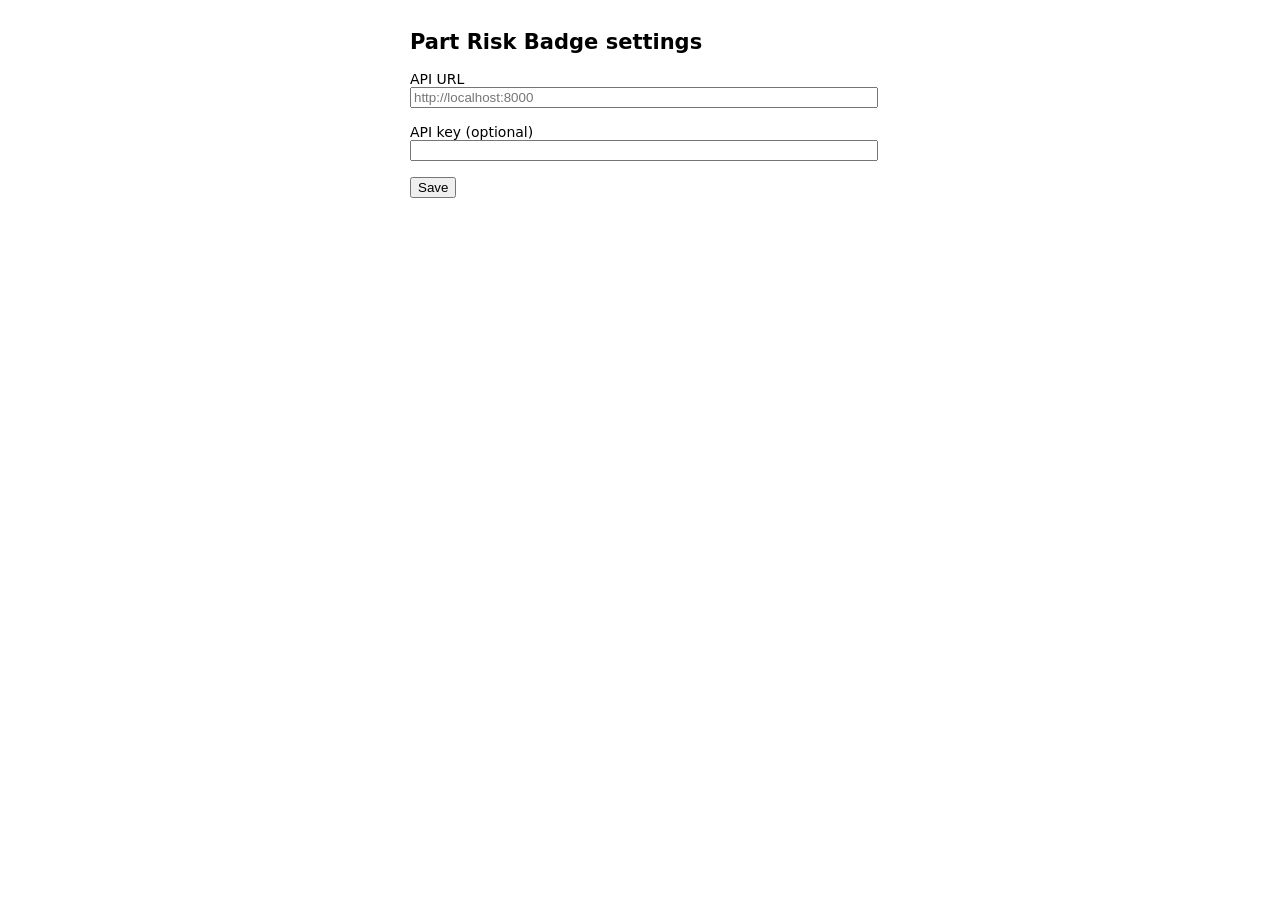
<file: extension/options.html>
<!doctype html><meta charset="utf-8"><title>Part Risk Badge settings</title>
<body style="font:14px system-ui;max-width:460px;margin:30px auto">
<h2>Part Risk Badge settings</h2>
<label>API URL<br><input id="url" style="width:100%" placeholder="http://localhost:8000"></label><br><br>
<label>API key (optional)<br><input id="key" style="width:100%" type="password"></label><br><br>
<button id="save">Save</button> <span id="msg"></span>
<script src="options.js"></script>
</file>
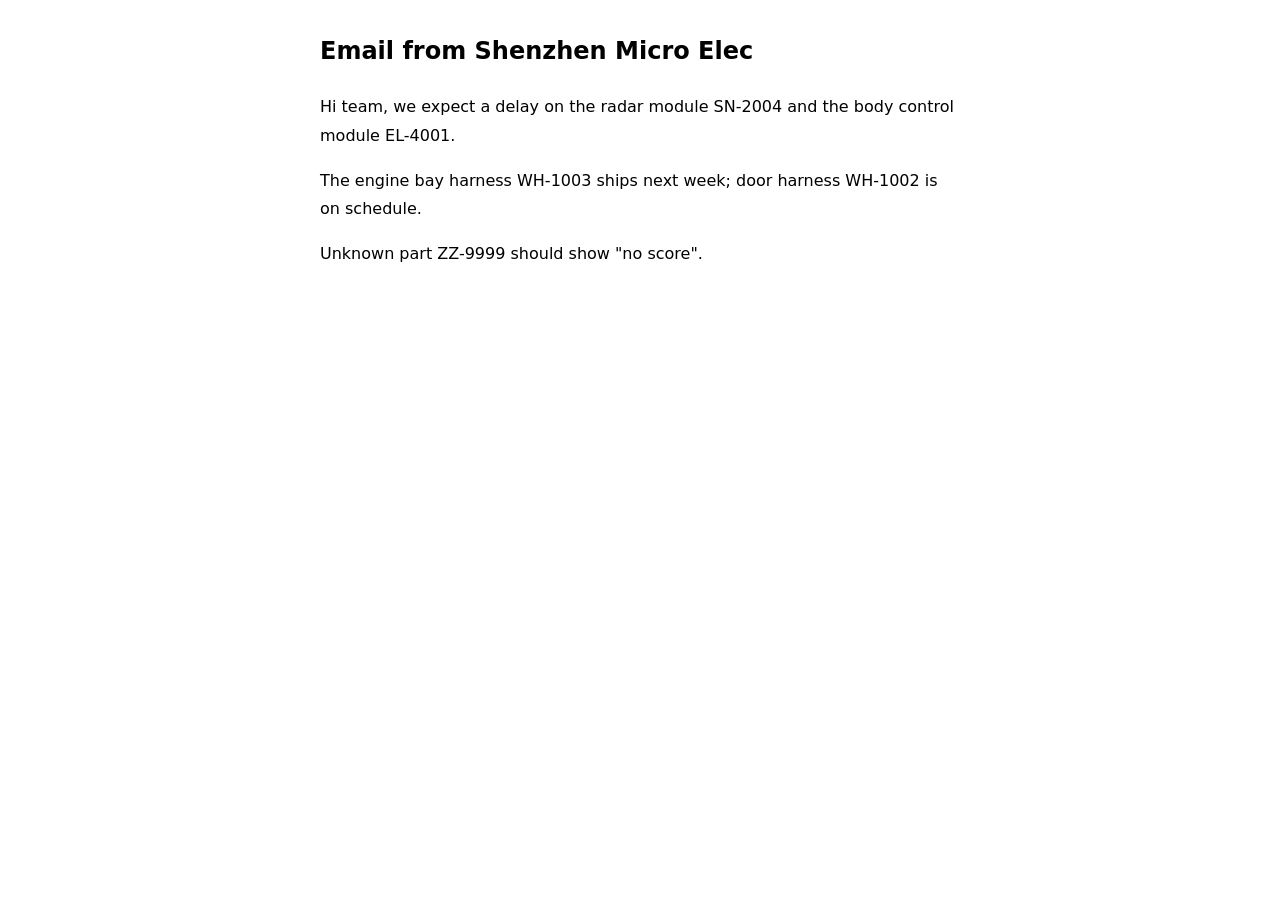
<file: extension/test-page.html>
<!doctype html><meta charset="utf-8"><title>Extension test page</title>
<body style="font:16px system-ui;max-width:640px;margin:30px auto;line-height:1.8">
<h2>Email from Shenzhen Micro Elec</h2>
<p>Hi team, we expect a delay on the radar module SN-2004 and the body control module EL-4001.</p>
<p>The engine bay harness WH-1003 ships next week; door harness WH-1002 is on schedule.</p>
<p>Unknown part ZZ-9999 should show "no score".</p>
</file>
